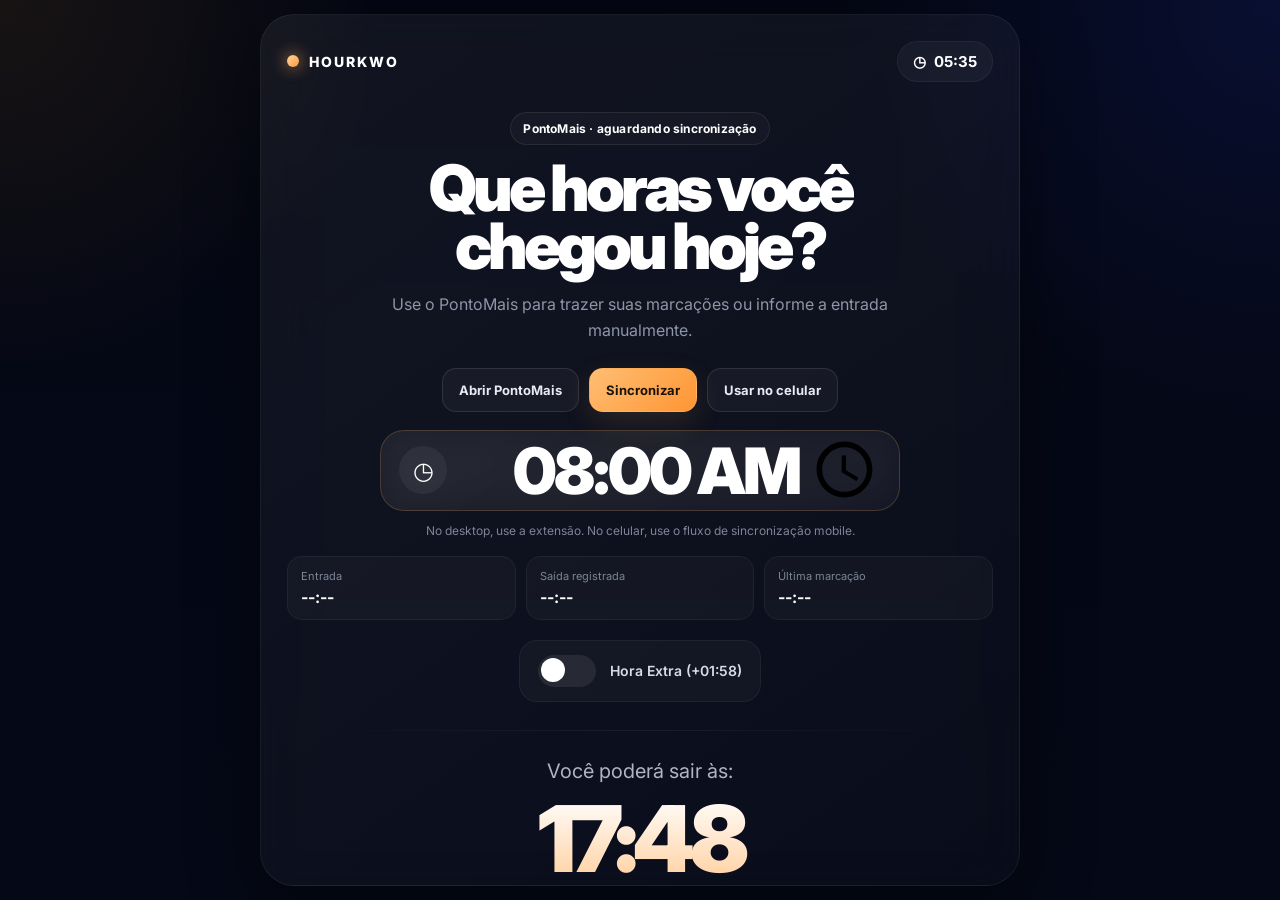
<file: index.html>
<!doctype html>
<html lang="pt-BR">
<head>
<meta charset="utf-8">
<meta name="viewport" content="width=device-width,initial-scale=1,viewport-fit=cover">
<meta name="theme-color" content="#050816">
<meta name="apple-mobile-web-app-capable" content="yes">
<meta name="apple-mobile-web-app-status-bar-style" content="black-translucent">
<title>HourKWO</title>
<link rel="manifest" href="./manifest.webmanifest">
<link rel="preconnect" href="https://fonts.googleapis.com">
<link rel="preconnect" href="https://fonts.gstatic.com" crossorigin>
<link href="https://fonts.googleapis.com/css2?family=Inter:wght@400;500;600;700;800;900&display=swap" rel="stylesheet">
<link rel="stylesheet" href="src/ui/styles.css">
</head>
<body>
<main class="card">
  <header class="top">
    <div class="brand"><span class="dot"></span>HOURKWO</div>
    <div class="clock-box"><span aria-hidden="true">◷</span><span id="currentClock">--:--</span></div>
  </header>

  <section class="hero">
    <div class="eyebrow" id="syncStatus" data-state="waiting">PontoMais · aguardando sincronização</div>
    <h1>Que horas você<br>chegou hoje?</h1>
    <p>Use o PontoMais para trazer suas marcações ou informe a entrada manualmente.</p>

    <div class="sync-row">
      <a class="action secondary" href="https://atma2.pontomais.com.br/meu-perfil" target="_blank" rel="noopener noreferrer">Abrir PontoMais</a>
      <button class="action primary" id="syncButton" type="button">Sincronizar</button>
      <a class="action secondary" href="./mobile/">Usar no celular</a>
    </div>

    <div class="input-wrapper">
      <div class="input-box">
        <div class="icon" aria-hidden="true">◷</div>
        <input type="time" id="timeInput" aria-label="Horário de entrada" value="08:00" step="60">
      </div>
    </div>

    <div class="hint" id="syncHint">No desktop, use a extensão. No celular, use o fluxo de sincronização mobile.</div>

    <div class="records" id="records" hidden>
      <div><span>Entrada</span><strong id="recordEntry">--:--</strong></div>
      <div><span>Saída registrada</span><strong id="recordExit">--:--</strong></div>
      <div><span>Última marcação</span><strong id="recordLast">--:--</strong></div>
    </div>

    <div class="extra-wrapper">
      <label class="extra-toggle">
        <input type="checkbox" id="extraToggle">
        <span class="switch"></span>
        <span class="extra-text">Hora Extra (+01:58)</span>
      </label>
    </div>
  </section>

  <div class="divider"></div>

  <section class="result">
    <span>Você poderá sair às:</span>
    <div class="time" id="output">17:48</div>
    <div class="countdown-card">
      <small>Faltam para ir embora</small>
      <div class="countdown" id="countdown">--:--:--</div>
    </div>
    <div class="tag" id="tag">Tenha um ótimo expediente.</div>
  </section>

  <div class="divider"></div>

  <footer class="footer">
    <div class="info"><div class="info-icon">⌁</div><div><small>Jornada diária</small><strong id="journeyText">9h48min</strong></div></div>
    <div class="info"><div class="info-icon">◷</div><div><small>Horário atual</small><strong id="footerClock">--:--</strong></div></div>
  </footer>
</main>
<script src="src/core/timeCalculator.js"></script>
<script src="src/services/pontomaisService.js"></script>
<script src="src/ui/dom.js"></script>
<script src="src/main.js"></script>
</body>
</html>
</file>
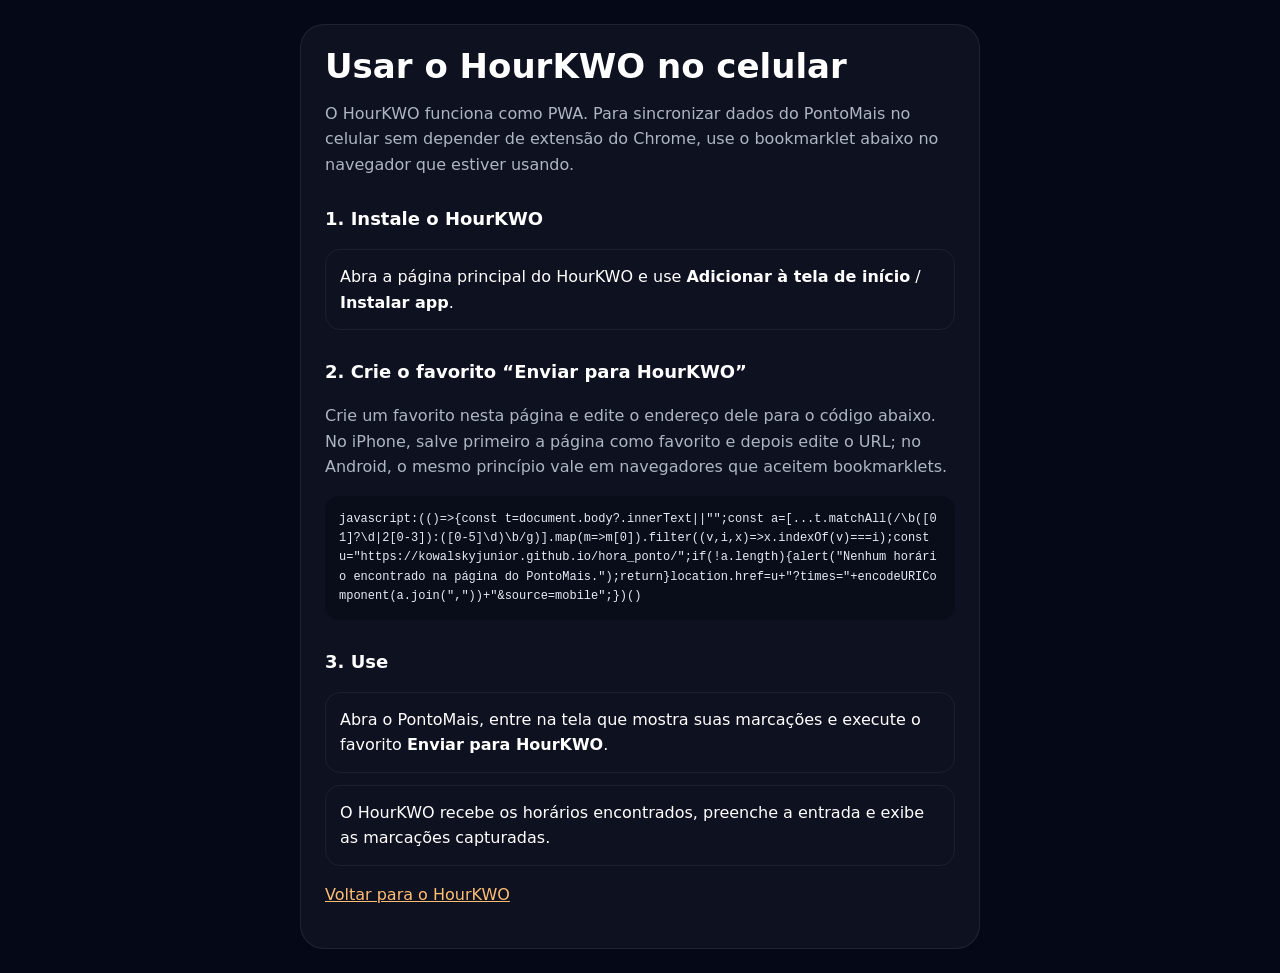
<file: mobile/index.html>
<!doctype html>
<html lang="pt-BR">
<head>
<meta charset="utf-8">
<meta name="viewport" content="width=device-width,initial-scale=1,viewport-fit=cover">
<meta name="theme-color" content="#050816">
<title>HourKWO · Uso no celular</title>
<style>
body{font-family:Inter,system-ui,sans-serif;margin:0;background:#050816;color:#fff;padding:24px;line-height:1.6}
main{max-width:680px;margin:auto}
.card{padding:24px;border:1px solid rgba(255,255,255,.08);border-radius:24px;background:rgba(255,255,255,.04)}
h1{font-size:34px;line-height:1.05;margin:0 0 16px}h2{font-size:18px;margin-top:28px}p{color:#aeb5c3}
code{display:block;padding:14px;border-radius:14px;background:#090d19;color:#e8ebf4;word-break:break-all;white-space:pre-wrap;font-size:12px}
a{color:#ffbe73}
.step{margin:12px 0;padding:14px;border:1px solid rgba(255,255,255,.06);border-radius:15px}
</style>
</head>
<body><main><div class="card">
<h1>Usar o HourKWO no celular</h1>
<p>O HourKWO funciona como PWA. Para sincronizar dados do PontoMais no celular sem depender de extensão do Chrome, use o bookmarklet abaixo no navegador que estiver usando.</p>

<h2>1. Instale o HourKWO</h2>
<div class="step">Abra a página principal do HourKWO e use <b>Adicionar à tela de início</b> / <b>Instalar app</b>.</div>

<h2>2. Crie o favorito “Enviar para HourKWO”</h2>
<p>Crie um favorito nesta página e edite o endereço dele para o código abaixo. No iPhone, salve primeiro a página como favorito e depois edite o URL; no Android, o mesmo princípio vale em navegadores que aceitem bookmarklets.</p>
<code>javascript:(()=>{const t=document.body?.innerText||"";const a=[...t.matchAll(/\b([01]?\d|2[0-3]):([0-5]\d)\b/g)].map(m=>m[0]).filter((v,i,x)=>x.indexOf(v)===i);const u="https://kowalskyjunior.github.io/hora_ponto/";if(!a.length){alert("Nenhum horário encontrado na página do PontoMais.");return}location.href=u+"?times="+encodeURIComponent(a.join(","))+"&source=mobile";})()</code>

<h2>3. Use</h2>
<div class="step">Abra o PontoMais, entre na tela que mostra suas marcações e execute o favorito <b>Enviar para HourKWO</b>.</div>
<div class="step">O HourKWO recebe os horários encontrados, preenche a entrada e exibe as marcações capturadas.</div>

<p><a href="../">Voltar para o HourKWO</a></p>
</div></main></body>
</html>
</file>
<file: src/ui/styles.css>
*{box-sizing:border-box;margin:0;padding:0}
:root{--bg:#050816;--card:#0c1120;--text:#fff;--muted:#8d95a8;--gold:#ffb15e;--ok:#76e0b2;--danger:#ff8080}
html,body{width:100%;height:100%;min-height:100%;font-family:Inter,sans-serif;color:var(--text)}
body{display:flex;align-items:center;justify-content:center;padding:14px;background:radial-gradient(circle at top left,rgba(255,166,0,.08),transparent 24%),radial-gradient(circle at top right,rgba(36,74,255,.12),transparent 28%),linear-gradient(to bottom,#040714,#050816)}
.card{width:min(100%,760px);max-height:calc(100vh - 28px);overflow:auto;padding:clamp(18px,2vw,30px);border-radius:clamp(22px,3vw,34px);background:linear-gradient(145deg,rgba(255,255,255,.06),rgba(255,255,255,.02));backdrop-filter:blur(24px);border:1px solid rgba(255,255,255,.06);box-shadow:0 20px 70px rgba(0,0,0,.45);scrollbar-width:none}
.card::-webkit-scrollbar{display:none}.top{display:flex;align-items:center;justify-content:space-between;gap:14px;margin-bottom:30px}.brand{display:flex;align-items:center;gap:10px;font-size:14px;font-weight:800;letter-spacing:2px}.dot{width:12px;height:12px;border-radius:50%;background:linear-gradient(135deg,#ffd59c,#ff9b3d);box-shadow:0 0 16px rgba(255,177,94,.9)}.clock-box{display:flex;align-items:center;gap:8px;padding:10px 15px;border-radius:999px;background:rgba(255,255,255,.04);border:1px solid rgba(255,255,255,.05);font-size:15px;font-weight:700}
.hero{text-align:center}.eyebrow{display:inline-flex;padding:8px 12px;border:1px solid rgba(255,255,255,.08);border-radius:999px;background:rgba(255,255,255,.03);font-size:12px;font-weight:700;letter-spacing:.2px;margin-bottom:14px}.eyebrow[data-state=connected]{border-color:rgba(118,224,178,.25);color:var(--ok)}.eyebrow[data-state=error]{border-color:rgba(255,128,128,.25);color:var(--danger)}
.hero h1{font-size:clamp(32px,5vw,68px);line-height:.92;letter-spacing:-4px;font-weight:900;margin-bottom:16px}.hero p{max-width:590px;margin:auto;color:var(--muted);font-size:16px;line-height:1.6}.sync-row{display:flex;justify-content:center;gap:10px;margin-top:24px;flex-wrap:wrap}.action{display:inline-flex;align-items:center;justify-content:center;min-height:44px;padding:0 16px;border-radius:14px;font:700 13px Inter;text-decoration:none;cursor:pointer}.primary{border:1px solid rgba(255,177,94,.35);background:linear-gradient(135deg,#ffbe73,#ff9533);color:#1b1208;box-shadow:0 10px 30px rgba(255,177,94,.12)}.secondary{border:1px solid rgba(255,255,255,.1);background:rgba(255,255,255,.04);color:#e8ebf4}
.input-wrapper{margin-top:18px;display:flex;justify-content:center}.input-box{width:100%;max-width:520px;min-height:80px;display:flex;align-items:center;gap:14px;padding:0 18px;border-radius:24px;background:linear-gradient(145deg,rgba(255,255,255,.05),rgba(255,255,255,.03));border:1px solid rgba(255,177,94,.20);backdrop-filter:blur(16px)}.icon{width:48px;height:48px;min-width:48px;border-radius:50%;display:grid;place-items:center;background:rgba(255,255,255,.05);font-size:24px}input[type=time]{appearance:none;width:100%;border:0;outline:0;background:transparent;color:#fff;font:900 clamp(30px,7vw,64px) Inter;letter-spacing:-3px;text-align:right}
.hint{margin-top:12px;color:#7d8598;font-size:12px}.records{display:grid;grid-template-columns:repeat(3,1fr);gap:10px;margin-top:18px;text-align:left}.records div{padding:12px 13px;border-radius:15px;background:rgba(255,255,255,.03);border:1px solid rgba(255,255,255,.05)}.records span{display:block;color:#7d8598;font-size:11px;margin-bottom:4px}.records strong{font-size:16px}
.extra-wrapper{margin-top:20px;display:flex;justify-content:center}.extra-toggle{display:flex;align-items:center;gap:14px;cursor:pointer;padding:14px 18px;border-radius:18px;background:rgba(255,255,255,.03);border:1px solid rgba(255,255,255,.05)}.extra-toggle input{display:none}.switch{width:58px;height:32px;border-radius:999px;background:rgba(255,255,255,.08);position:relative}.switch:before{content:"";position:absolute;width:24px;height:24px;border-radius:50%;background:white;top:3px;left:3px;transition:.3s}.extra-toggle input:checked+.switch{background:linear-gradient(135deg,#ffbe73,#ff9533)}.extra-toggle input:checked+.switch:before{transform:translateX(26px)}.extra-text{font-size:14px;color:#d7dcea;font-weight:600}
.divider{height:1px;margin:28px 0;background:linear-gradient(to right,transparent,rgba(255,255,255,.06),transparent)}.result{text-align:center}.result>span{color:#aeb5c3;font-size:20px}.time{margin-top:10px;font-size:clamp(52px,8vw,92px);font-weight:900;line-height:1;letter-spacing:-6px;background:linear-gradient(180deg,#fff,#ffcf9e);-webkit-background-clip:text;-webkit-text-fill-color:transparent}.countdown-card{margin:22px auto 0;padding:18px;border-radius:22px;background:rgba(255,255,255,.03);border:1px solid rgba(255,255,255,.05);max-width:360px}.countdown-card small{display:block;color:#8d95a8;margin-bottom:10px;font-size:13px}.countdown{font-size:clamp(28px,5vw,42px);font-weight:900;letter-spacing:-2px;background:linear-gradient(180deg,#fff,#ffcf9e);-webkit-background-clip:text;-webkit-text-fill-color:transparent}.tag{margin:18px auto 0;width:max-content;padding:10px 16px;border-radius:999px;background:rgba(255,255,255,.03);border:1px solid rgba(255,255,255,.05);font-size:13px}.footer{display:grid;grid-template-columns:repeat(2,1fr);gap:16px}.info{padding:16px;border-radius:20px;background:rgba(255,255,255,.03);border:1px solid rgba(255,255,255,.05);display:flex;align-items:center;gap:14px}.info-icon{font-size:24px}.info small{display:block;color:#7d8598;margin-bottom:4px;font-size:12px}.info strong{font-size:18px}@media(max-width:768px){.footer{grid-template-columns:1fr}}@media(max-width:520px){body{align-items:flex-start}.hero{text-align:left}.hero p{margin:0}.sync-row{justify-content:flex-start}.extra-wrapper{justify-content:flex-start}.records{grid-template-columns:1fr}.result{text-align:left}.countdown-card{margin-left:0}.tag{margin-left:0}.time{text-align:left}input[type=time]{text-align:left}.top{flex-wrap:wrap}}
</file>
